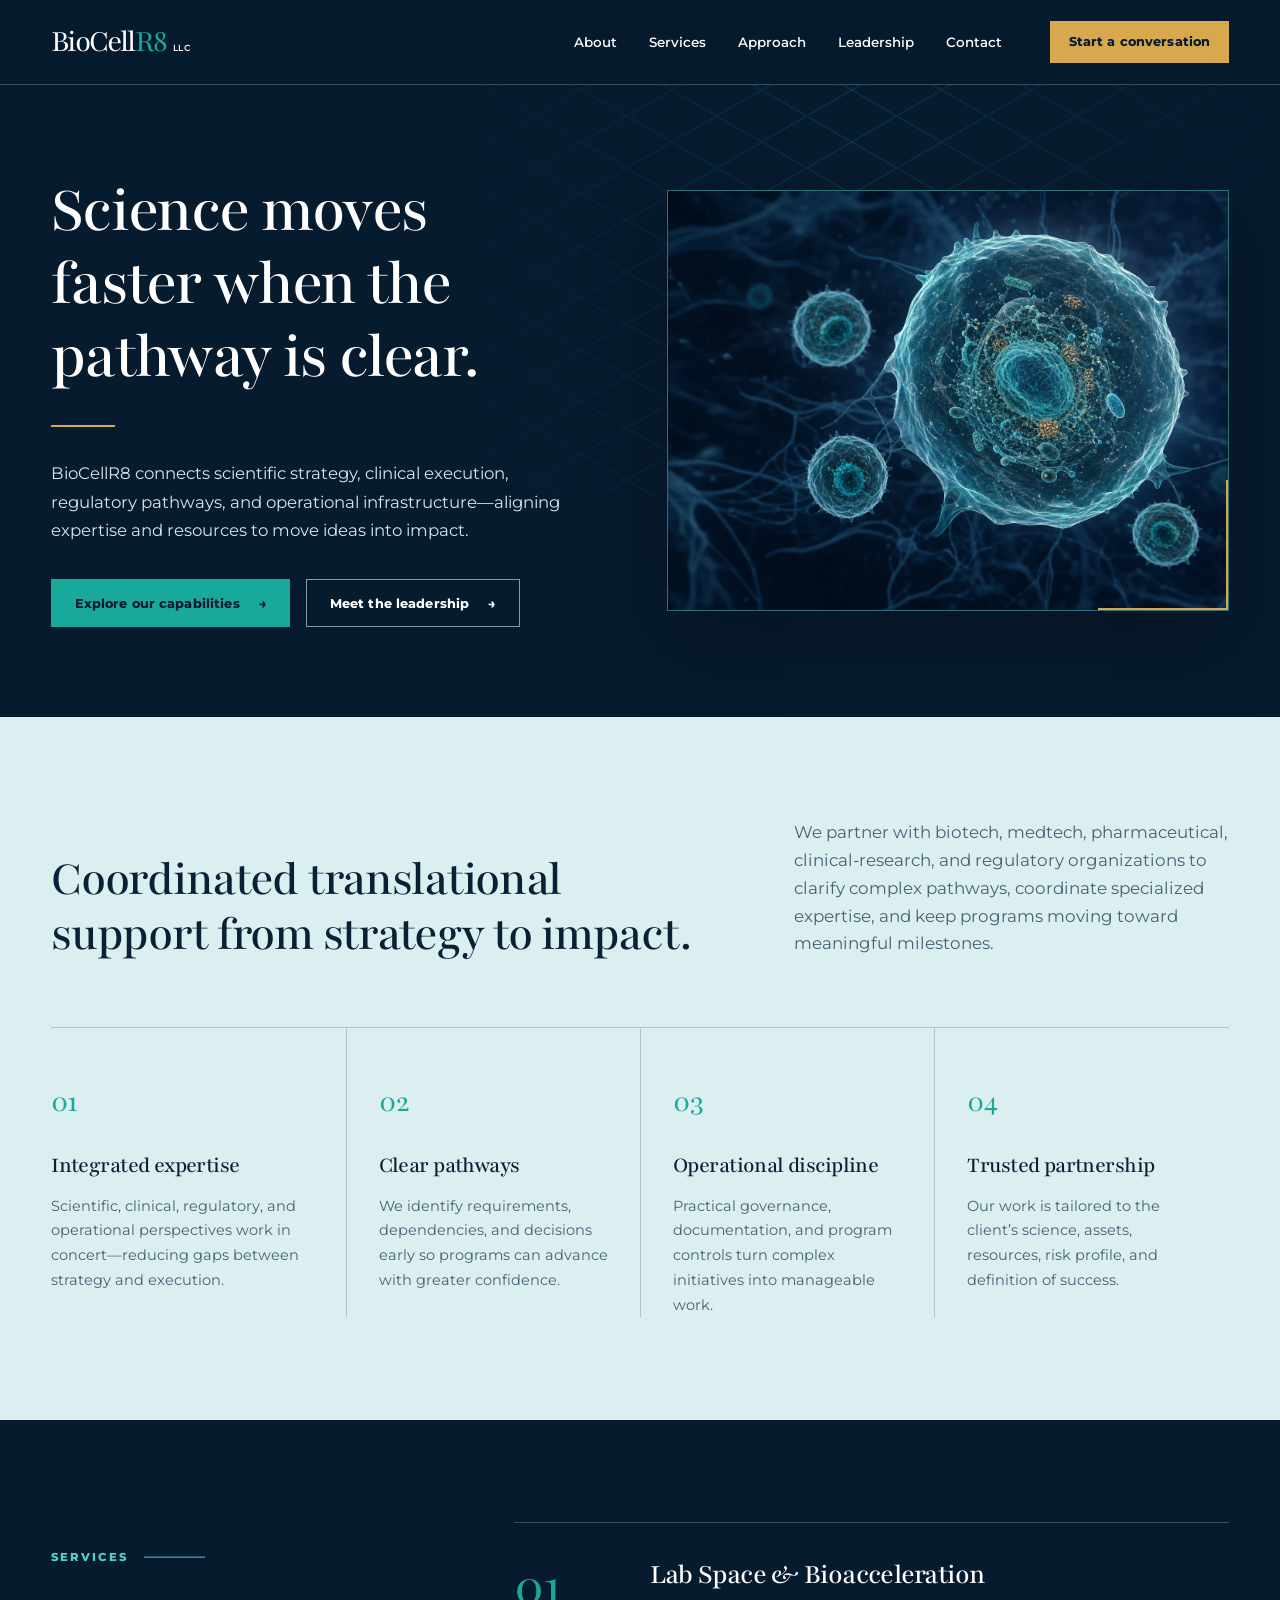
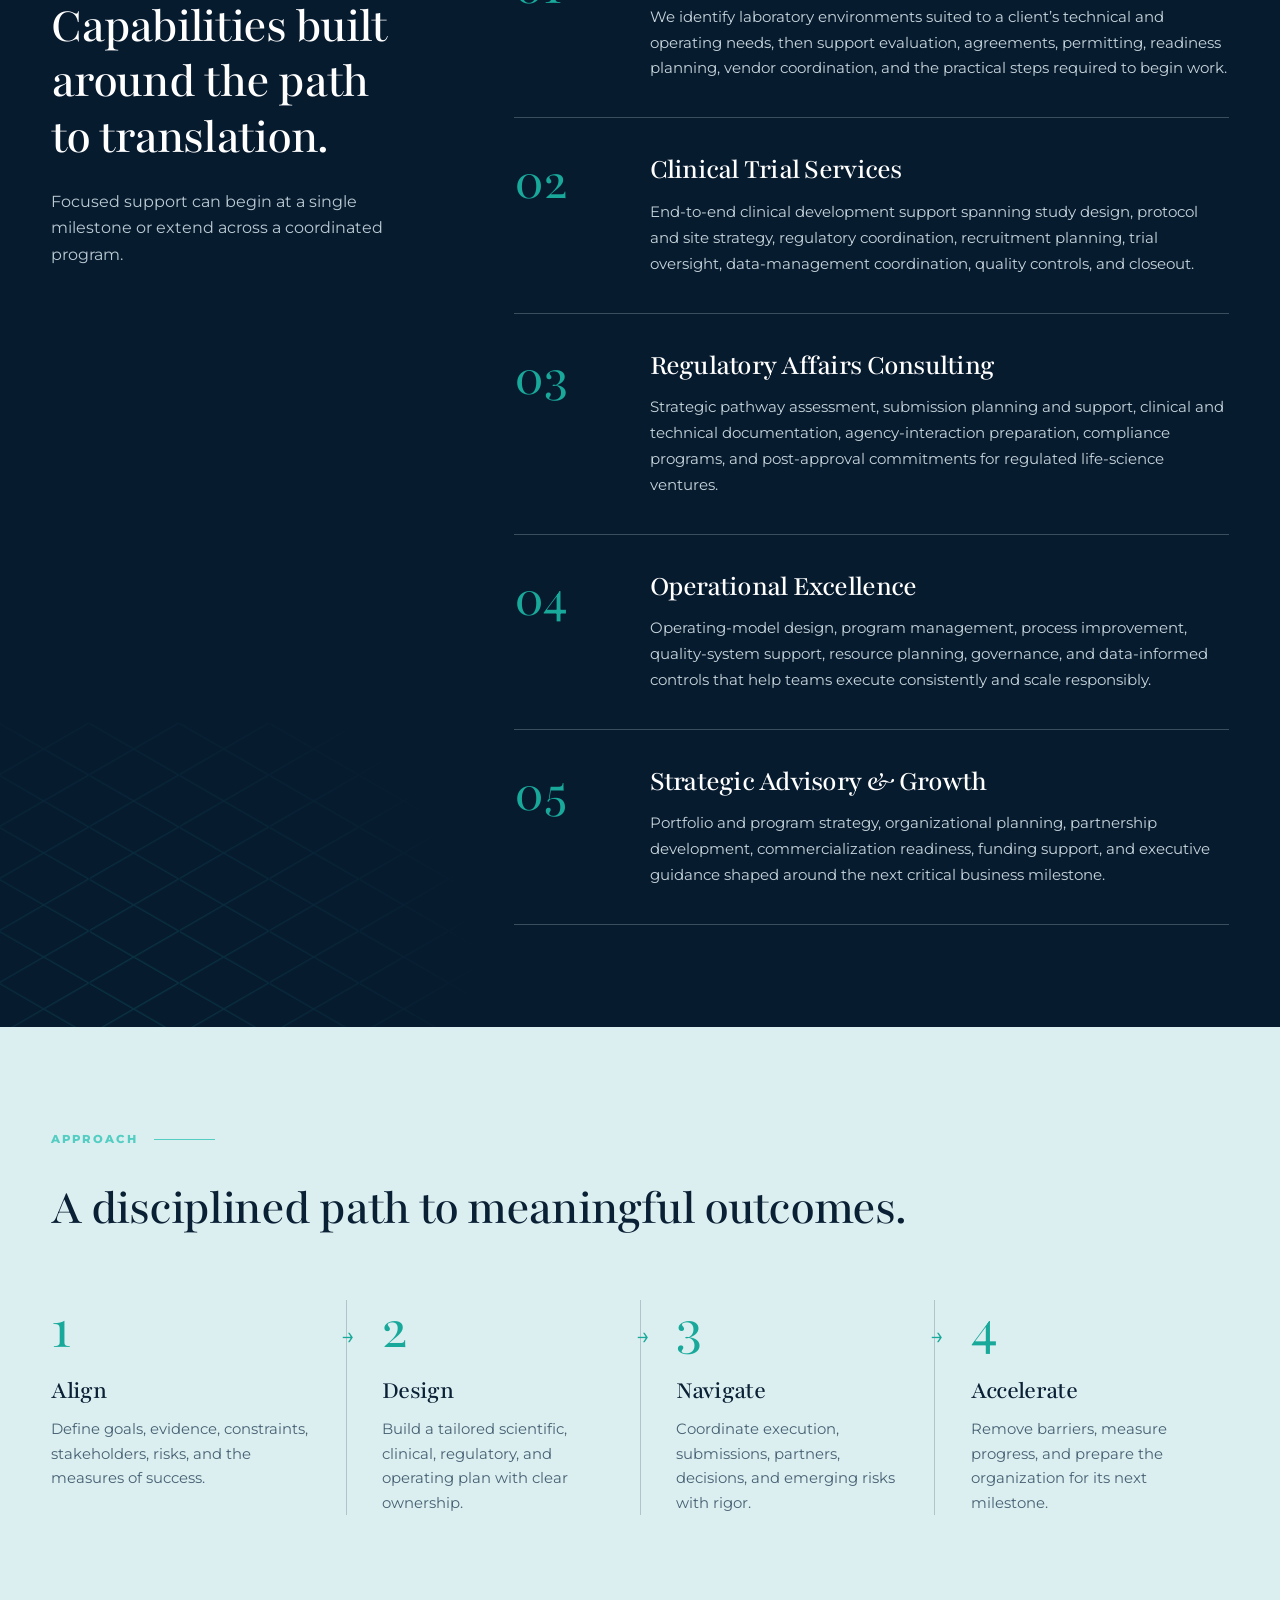
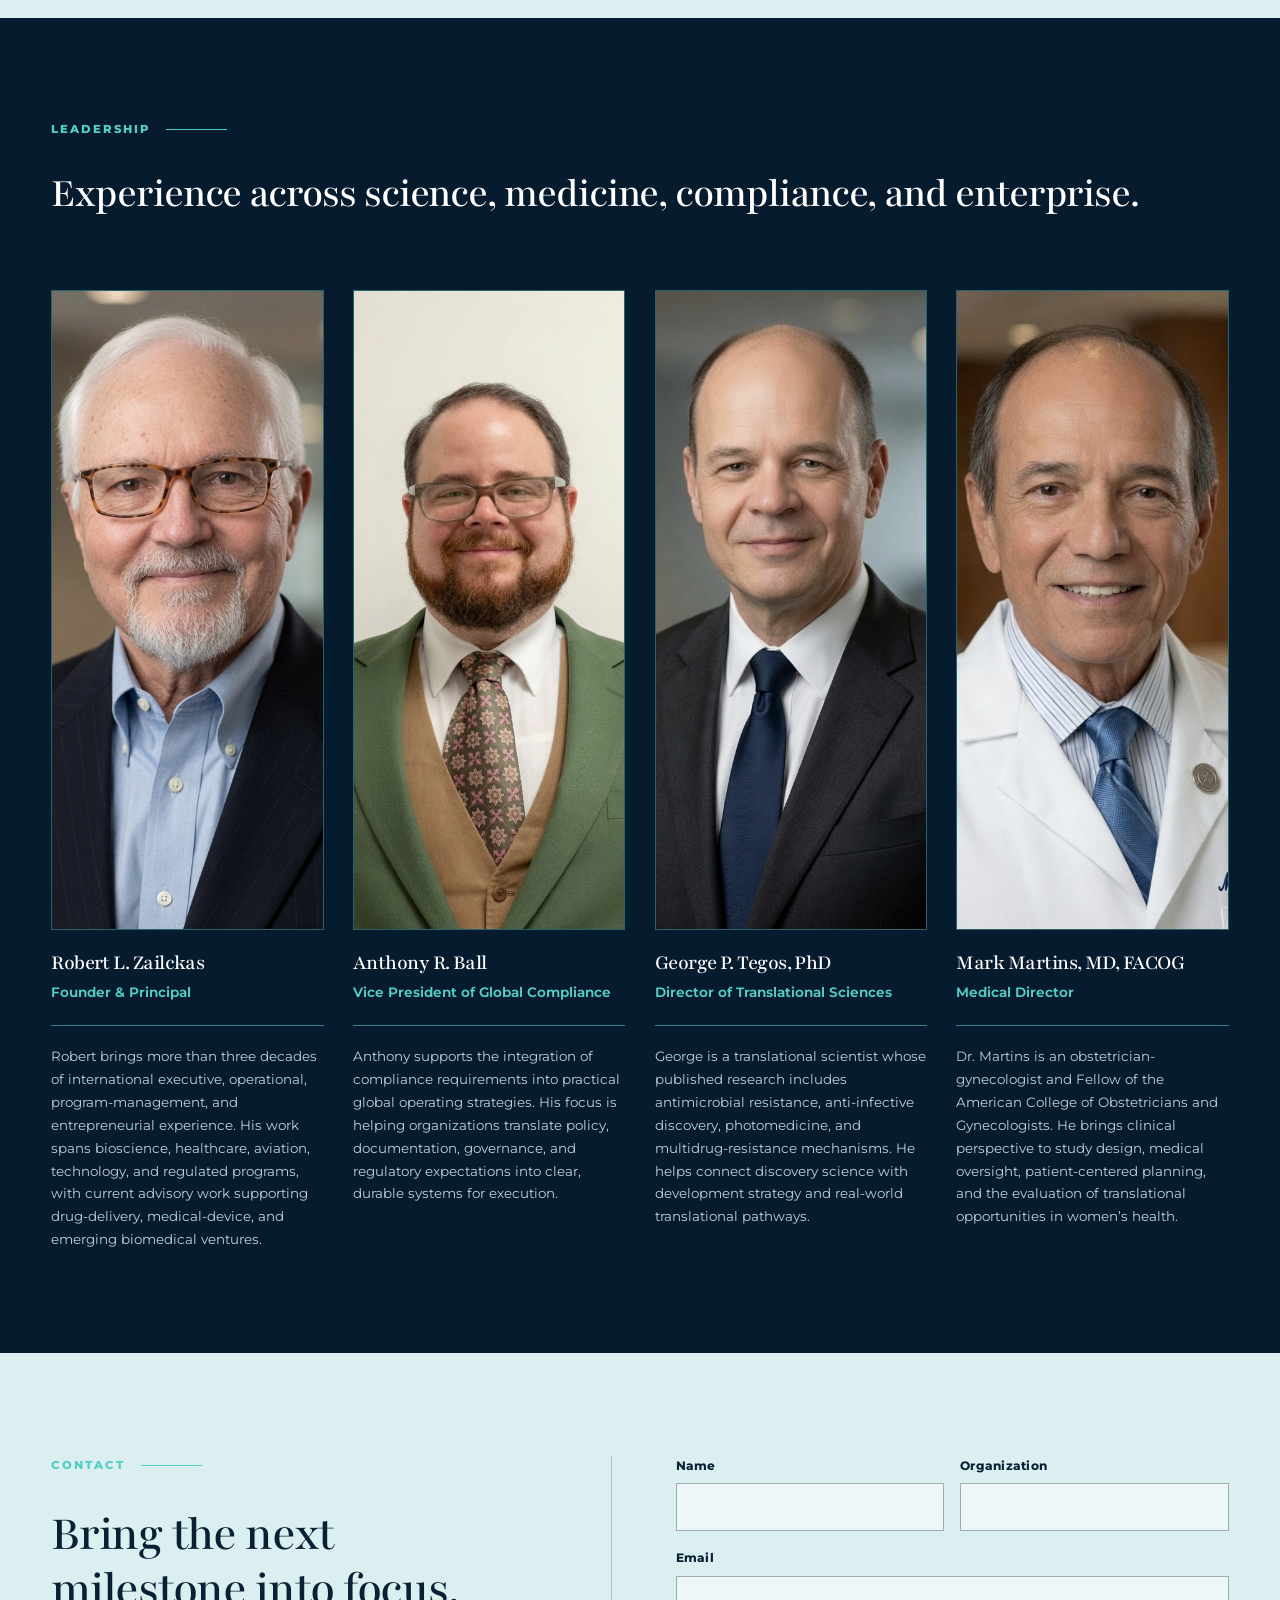
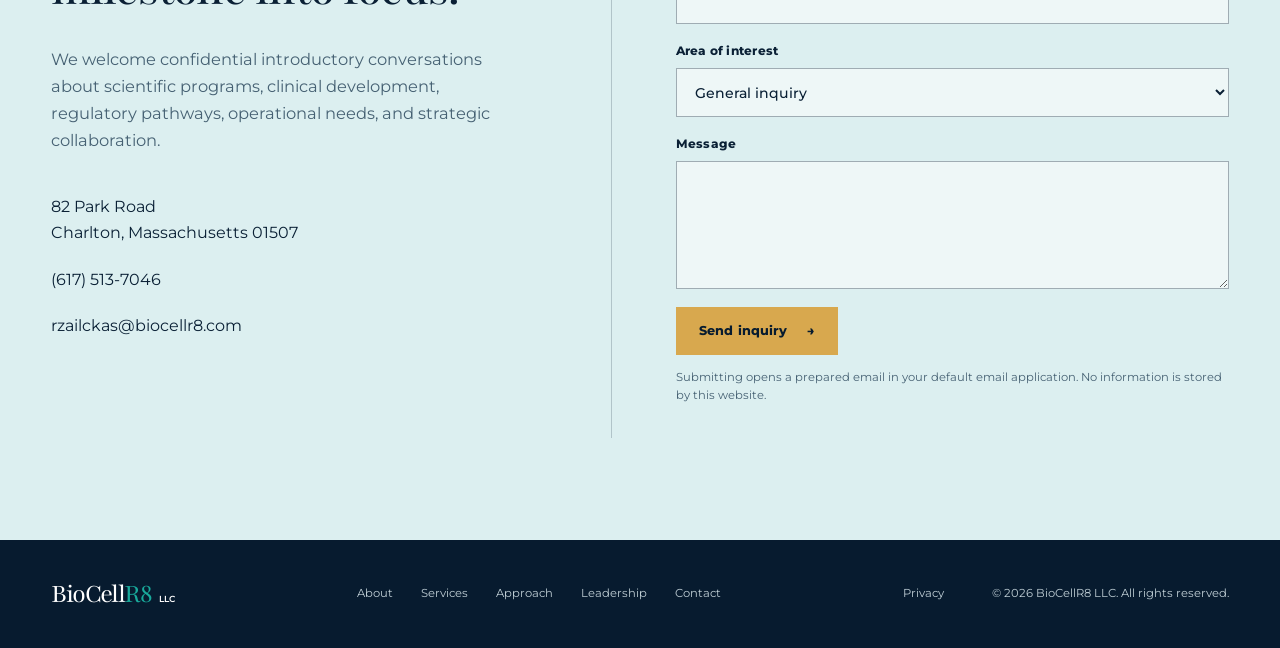
<file: index.html>
<!doctype html>
<html lang="en">
<head>
  <meta charset="utf-8">
  <meta name="viewport" content="width=device-width, initial-scale=1">
  <meta name="description" content="BioCellR8 aligns scientific strategy, clinical execution, regulatory pathways, and operational infrastructure for biotech, medtech, and pharmaceutical programs.">
  <meta name="author" content="BioCellR8 LLC">
  <meta name="theme-color" content="#071b2f">
  <meta name="robots" content="index, follow">
  <link rel="canonical" href="https://pixelpolicyuser.github.io/biocellr8/">
  <meta property="og:type" content="website">
  <meta property="og:title" content="BioCellR8 | Translational Sciences Accelerator">
  <meta property="og:description" content="Clearer pathways from scientific strategy through clinical, regulatory, and operational execution.">
  <meta property="og:url" content="https://pixelpolicyuser.github.io/biocellr8/">
  <meta property="og:image" content="https://pixelpolicyuser.github.io/biocellr8/assets/images/og-image.png">
  <meta name="twitter:card" content="summary_large_image">
  <meta name="twitter:title" content="BioCellR8 | Translational Sciences Accelerator">
  <meta name="twitter:description" content="Clearer pathways from scientific strategy through clinical, regulatory, and operational execution.">
  <meta name="twitter:image" content="https://pixelpolicyuser.github.io/biocellr8/assets/images/og-image.png">
  <link rel="icon" href="assets/images/favicon.svg" type="image/svg+xml">
  <link rel="stylesheet" href="css/style.css">
  <link rel="stylesheet" href="css/responsive-fixes.css">
  <script src="js/main.js" defer></script>
  <title>BioCellR8 | Translational Sciences Accelerator</title>
  <script type="application/ld+json">
  {
    "@context": "https://schema.org",
    "@type": "ProfessionalService",
    "name": "BioCellR8 LLC",
    "url": "https://pixelpolicyuser.github.io/biocellr8/",
    "description": "A translational sciences accelerator consultancy supporting scientific, clinical, regulatory, and operational programs.",
    "telephone": "+1-617-513-7046",
    "email": "rzailckas@biocellr8.com",
    "address": {
      "@type": "PostalAddress",
      "streetAddress": "82 Park Road",
      "addressLocality": "Charlton",
      "addressRegion": "MA",
      "postalCode": "01507",
      "addressCountry": "US"
    },
    "founder": {"@type": "Person", "name": "Robert L. Zailckas"}
  }
  </script>
</head>
<body>
  <a class="skip-link" href="#main">Skip to main content</a>
  <header class="site-header" data-header>
    <div class="nav-shell">
      <a class="brand" href="#top" aria-label="BioCellR8 home">
        <span class="brand-bio">BioCell</span><span class="brand-r8">R8</span><span class="brand-llc">LLC</span>
      </a>
      <button class="menu-toggle" type="button" aria-expanded="false" aria-controls="site-nav" data-menu-toggle>
        <span class="sr-only">Open navigation</span><span></span><span></span>
      </button>
      <nav id="site-nav" class="site-nav" aria-label="Primary navigation" data-nav>
        <a href="#about">About</a><a href="#services">Services</a><a href="#approach">Approach</a><a href="#leadership">Leadership</a><a href="#contact">Contact</a>
      </nav>
      <a class="button button-gold nav-cta" href="#contact">Start a conversation</a>
    </div>
  </header>

  <main id="main">
    <section class="hero section-dark" id="top" aria-labelledby="hero-title">
      <div class="network network-one" aria-hidden="true"></div>
      <div class="hero-grid">
        <div class="hero-copy">
          <h1 id="hero-title">Science moves faster when the pathway is clear.</h1>
          <p>BioCellR8 connects scientific strategy, clinical execution, regulatory pathways, and operational infrastructure—aligning expertise and resources to move ideas into impact.</p>
          <div class="button-row">
            <a class="button button-teal" href="#services">Explore our capabilities <span aria-hidden="true">→</span></a>
            <a class="button button-outline" href="#leadership">Meet the leadership <span aria-hidden="true">→</span></a>
          </div>
        </div>
        <figure class="hero-media">
          <img src="assets/images/hero-cell.webp" alt="Scientific visualization of connected mammalian cells" width="1448" height="1086" fetchpriority="high">
        </figure>
      </div>
    </section>

    <section class="about section-mist" id="about" aria-labelledby="about-title">
      <div class="section-shell">
        <div class="about-intro reveal">
          <h2 id="about-title">Coordinated translational support from strategy to impact.</h2>
          <p>We partner with biotech, medtech, pharmaceutical, clinical-research, and regulatory organizations to clarify complex pathways, coordinate specialized expertise, and keep programs moving toward meaningful milestones.</p>
        </div>
        <div class="value-grid">
          <article class="value reveal"><span class="value-mark" aria-hidden="true">01</span><h3>Integrated expertise</h3><p>Scientific, clinical, regulatory, and operational perspectives work in concert—reducing gaps between strategy and execution.</p></article>
          <article class="value reveal"><span class="value-mark" aria-hidden="true">02</span><h3>Clear pathways</h3><p>We identify requirements, dependencies, and decisions early so programs can advance with greater confidence.</p></article>
          <article class="value reveal"><span class="value-mark" aria-hidden="true">03</span><h3>Operational discipline</h3><p>Practical governance, documentation, and program controls turn complex initiatives into manageable work.</p></article>
          <article class="value reveal"><span class="value-mark" aria-hidden="true">04</span><h3>Trusted partnership</h3><p>Our work is tailored to the client’s science, assets, resources, risk profile, and definition of success.</p></article>
        </div>
      </div>
    </section>

    <section class="services section-dark" id="services" aria-labelledby="services-title">
      <div class="network network-two" aria-hidden="true"></div>
      <div class="section-shell services-layout">
        <header class="section-heading sticky-heading reveal"><p class="section-label">Services</p><h2 id="services-title">Capabilities built around the path to translation.</h2><p>Focused support can begin at a single milestone or extend across a coordinated program.</p></header>
        <div class="service-list">
          <article class="service reveal"><span class="service-number">01</span><div><h3>Lab Space &amp; Bioacceleration</h3><p>We identify laboratory environments suited to a client’s technical and operating needs, then support evaluation, agreements, permitting, readiness planning, vendor coordination, and the practical steps required to begin work.</p></div></article>
          <article class="service reveal"><span class="service-number">02</span><div><h3>Clinical Trial Services</h3><p>End-to-end clinical development support spanning study design, protocol and site strategy, regulatory coordination, recruitment planning, trial oversight, data-management coordination, quality controls, and closeout.</p></div></article>
          <article class="service reveal"><span class="service-number">03</span><div><h3>Regulatory Affairs Consulting</h3><p>Strategic pathway assessment, submission planning and support, clinical and technical documentation, agency-interaction preparation, compliance programs, and post-approval commitments for regulated life-science ventures.</p></div></article>
          <article class="service reveal"><span class="service-number">04</span><div><h3>Operational Excellence</h3><p>Operating-model design, program management, process improvement, quality-system support, resource planning, governance, and data-informed controls that help teams execute consistently and scale responsibly.</p></div></article>
          <article class="service reveal"><span class="service-number">05</span><div><h3>Strategic Advisory &amp; Growth</h3><p>Portfolio and program strategy, organizational planning, partnership development, commercialization readiness, funding support, and executive guidance shaped around the next critical business milestone.</p></div></article>
        </div>
      </div>
    </section>

    <section class="approach section-mist" id="approach" aria-labelledby="approach-title">
      <div class="section-shell">
        <header class="section-heading reveal"><p class="section-label">Approach</p><h2 id="approach-title">A disciplined path to meaningful outcomes.</h2></header>
        <ol class="approach-list">
          <li class="reveal"><span>1</span><h3>Align</h3><p>Define goals, evidence, constraints, stakeholders, risks, and the measures of success.</p></li>
          <li class="reveal"><span>2</span><h3>Design</h3><p>Build a tailored scientific, clinical, regulatory, and operating plan with clear ownership.</p></li>
          <li class="reveal"><span>3</span><h3>Navigate</h3><p>Coordinate execution, submissions, partners, decisions, and emerging risks with rigor.</p></li>
          <li class="reveal"><span>4</span><h3>Accelerate</h3><p>Remove barriers, measure progress, and prepare the organization for its next milestone.</p></li>
        </ol>
      </div>
    </section>

    <section class="leadership section-dark" id="leadership" aria-labelledby="leadership-title">
      <div class="section-shell">
        <header class="section-heading leadership-heading reveal"><p class="section-label">Leadership</p><h2 id="leadership-title">Experience across science, medicine, compliance, and enterprise.</h2></header>
        <div class="team-grid">
          <article class="person reveal"><img src="assets/images/team/robert-zailckas.jpg" alt="Robert L. Zailckas" width="640" height="640" loading="lazy"><h3>Robert L. Zailckas</h3><p class="person-title">Founder &amp; Principal</p><p class="person-bio">Robert brings more than three decades of international executive, operational, program-management, and entrepreneurial experience. His work spans bioscience, healthcare, aviation, technology, and regulated programs, with current advisory work supporting drug-delivery, medical-device, and emerging biomedical ventures.</p></article>
          <article class="person reveal"><img src="assets/images/team/anthony-ball.jpg" alt="Anthony R. Ball" width="640" height="640" loading="lazy"><h3>Anthony R. Ball</h3><p class="person-title">Vice President of Global Compliance</p><p class="person-bio">Anthony supports the integration of compliance requirements into practical global operating strategies. His focus is helping organizations translate policy, documentation, governance, and regulatory expectations into clear, durable systems for execution.</p></article>
          <article class="person reveal"><img src="assets/images/team/george-tegos.jpg" alt="George P. Tegos, PhD" width="640" height="640" loading="lazy"><h3>George P. Tegos, PhD</h3><p class="person-title">Director of Translational Sciences</p><p class="person-bio">George is a translational scientist whose published research includes antimicrobial resistance, anti-infective discovery, photomedicine, and multidrug-resistance mechanisms. He helps connect discovery science with development strategy and real-world translational pathways.</p></article>
          <article class="person reveal"><img src="assets/images/team/mark-martins.jpg" alt="Mark Martins, MD, FACOG" width="640" height="640" loading="lazy"><h3>Mark Martins, MD, FACOG</h3><p class="person-title">Medical Director</p><p class="person-bio">Dr. Martins is an obstetrician-gynecologist and Fellow of the American College of Obstetricians and Gynecologists. He brings clinical perspective to study design, medical oversight, patient-centered planning, and the evaluation of translational opportunities in women’s health.</p></article>
        </div>
      </div>
    </section>

    <section class="contact section-mist" id="contact" aria-labelledby="contact-title">
      <div class="section-shell contact-grid">
        <div class="contact-copy reveal"><p class="section-label">Contact</p><h2 id="contact-title">Bring the next milestone into focus.</h2><p>We welcome confidential introductory conversations about scientific programs, clinical development, regulatory pathways, operational needs, and strategic collaboration.</p>
          <address>
            <a href="https://www.google.com/maps/search/?api=1&amp;query=82+Park+Road+Charlton+MA+01507">82 Park Road<br>Charlton, Massachusetts 01507</a>
            <a href="tel:+16175137046">(617) 513-7046</a>
            <a href="mailto:rzailckas@biocellr8.com">rzailckas@biocellr8.com</a>
          </address>
        </div>
        <form class="contact-form reveal" data-contact-form>
          <div class="field-pair"><label>Name <input name="name" autocomplete="name" required></label><label>Organization <input name="organization" autocomplete="organization"></label></div>
          <label>Email <input type="email" name="email" autocomplete="email" required></label>
          <label>Area of interest <select name="interest"><option>General inquiry</option><option>Lab space and bioacceleration</option><option>Clinical trial services</option><option>Regulatory affairs</option><option>Operational excellence</option><option>Strategic advisory and growth</option></select></label>
          <label>Message <textarea name="message" rows="5" required></textarea></label>
          <button class="button button-gold" type="submit">Send inquiry <span aria-hidden="true">→</span></button>
          <p class="form-note">Submitting opens a prepared email in your default email application. No information is stored by this website.</p>
          <p class="form-status" role="status" aria-live="polite" data-form-status></p>
        </form>
      </div>
    </section>
  </main>

  <footer class="site-footer section-dark">
    <div class="footer-grid"><a class="brand" href="#top"><span class="brand-bio">BioCell</span><span class="brand-r8">R8</span><span class="brand-llc">LLC</span></a><nav aria-label="Footer navigation"><a href="#about">About</a><a href="#services">Services</a><a href="#approach">Approach</a><a href="#leadership">Leadership</a><a href="#contact">Contact</a></nav><a href="privacy.html">Privacy</a><p>© 2026 BioCellR8 LLC. All rights reserved.</p></div>
  </footer>
</body>
</html>
</file>
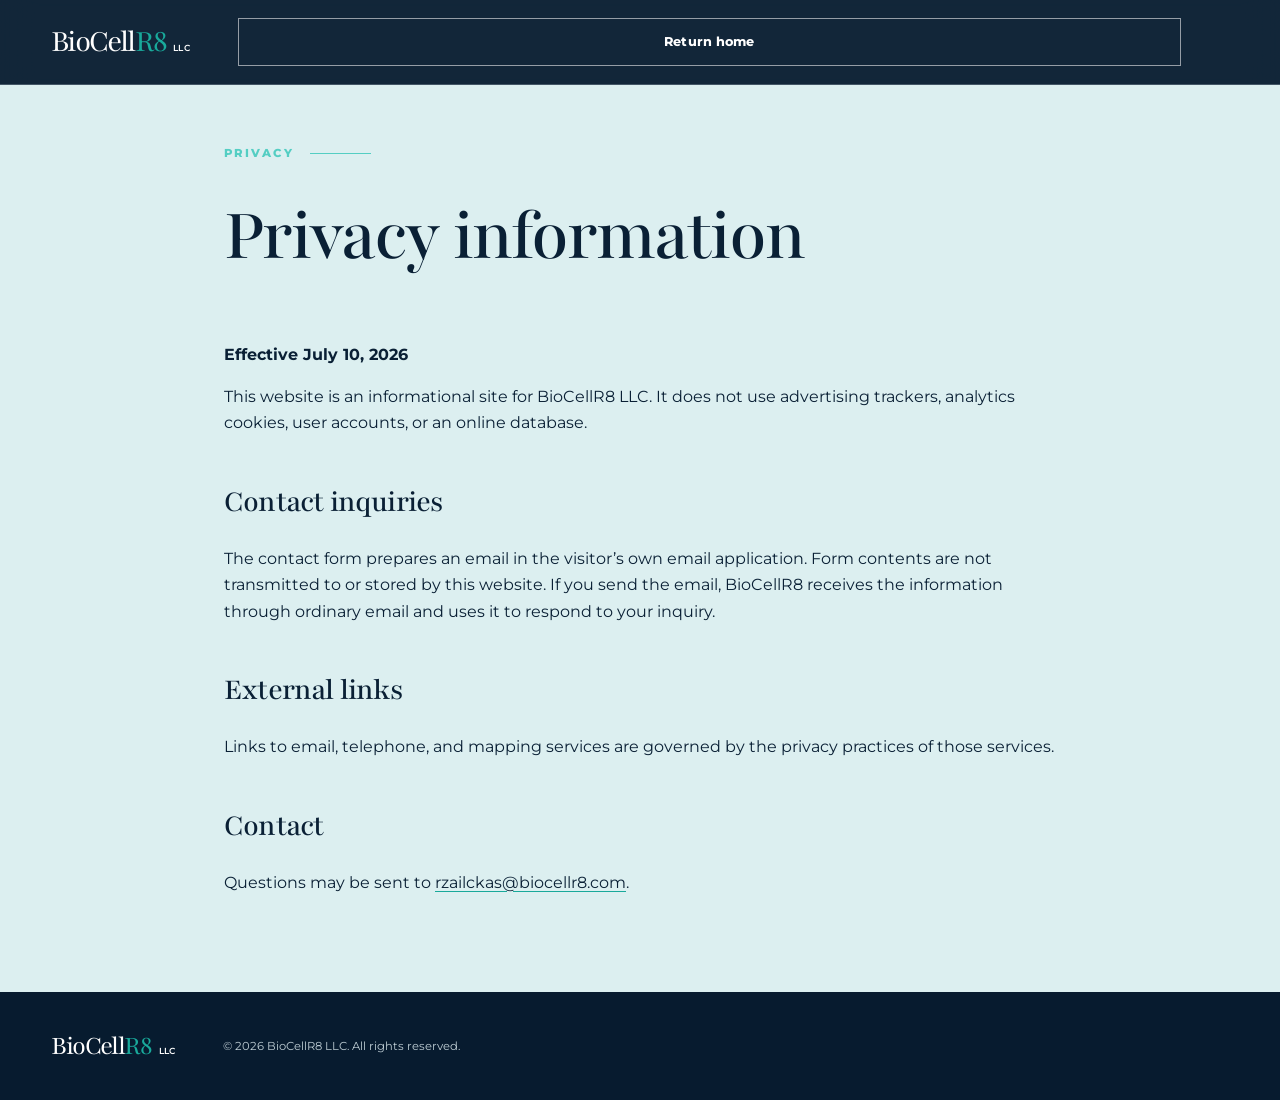
<file: privacy.html>
<!doctype html>
<html lang="en">
<head>
  <meta charset="utf-8"><meta name="viewport" content="width=device-width, initial-scale=1"><meta name="robots" content="index, follow">
  <meta name="description" content="Privacy information for the BioCellR8 website."><link rel="icon" href="assets/images/favicon.svg" type="image/svg+xml"><link rel="stylesheet" href="css/style.css"><link rel="stylesheet" href="css/responsive-fixes.css"><title>Privacy | BioCellR8</title>
</head>
<body>
  <header class="site-header"><div class="nav-shell"><a class="brand" href="index.html" aria-label="BioCellR8 home"><span class="brand-bio">BioCell</span><span class="brand-r8">R8</span><span class="brand-llc">LLC</span></a><a class="button button-outline" href="index.html">Return home</a></div></header>
  <main class="legal-page section-mist"><article><p class="section-label">Privacy</p><h1>Privacy information</h1><p><strong>Effective July 10, 2026</strong></p><p>This website is an informational site for BioCellR8 LLC. It does not use advertising trackers, analytics cookies, user accounts, or an online database.</p><h2>Contact inquiries</h2><p>The contact form prepares an email in the visitor’s own email application. Form contents are not transmitted to or stored by this website. If you send the email, BioCellR8 receives the information through ordinary email and uses it to respond to your inquiry.</p><h2>External links</h2><p>Links to email, telephone, and mapping services are governed by the privacy practices of those services.</p><h2>Contact</h2><p>Questions may be sent to <a href="mailto:rzailckas@biocellr8.com">rzailckas@biocellr8.com</a>.</p></article></main>
  <footer class="site-footer section-dark"><div class="footer-grid"><a class="brand" href="index.html"><span class="brand-bio">BioCell</span><span class="brand-r8">R8</span><span class="brand-llc">LLC</span></a><p>© 2026 BioCellR8 LLC. All rights reserved.</p></div></footer>
</body></html>
</file>
<file: css/style.css>
@font-face{font-family:Montserrat;src:url('../assets/fonts/montserrat-variable.ttf') format('truetype');font-weight:100 900;font-display:swap}
@font-face{font-family:Playfair;src:url('../assets/fonts/playfair-variable.ttf') format('truetype');font-weight:400 900;font-display:swap}
:root{--navy:#071b2f;--navy-2:#0e2c42;--navy-3:#123a52;--teal:#19a99b;--teal-light:#54cec3;--mist:#dceff0;--mist-2:#eef8f8;--white:#fff;--gold:#d8a84e;--ink:#0a2035;--muted:#466173;--line-dark:rgba(220,239,240,.24);--line-light:rgba(7,27,47,.2);--shell:1440px;--gutter:clamp(1.25rem,4vw,4.5rem);--serif:Playfair,Georgia,serif;--sans:Montserrat,Arial,sans-serif;--ease:cubic-bezier(.22,1,.36,1)}
*{box-sizing:border-box}
html{scroll-behavior:smooth;scroll-padding-top:5.25rem}
body{margin:0;background:var(--navy);color:var(--ink);font-family:var(--sans);font-size:16px;line-height:1.65;-webkit-font-smoothing:antialiased}
img{display:block;max-width:100%}
a{color:inherit;text-decoration:none}
button,input,select,textarea{font:inherit}
button{cursor:pointer}
h1,h2,h3,p,figure{margin-top:0}
h1,h2,h3{font-family:var(--serif);font-weight:500;line-height:1.08;letter-spacing:-.025em}
h1{font-size:clamp(3.15rem,5.3vw,6.2rem)}
h2{font-size:clamp(2.35rem,4vw,4.6rem)}
h3{font-size:clamp(1.35rem,2vw,2.1rem)}
.sr-only{position:absolute;width:1px;height:1px;padding:0;margin:-1px;overflow:hidden;clip:rect(0,0,0,0);white-space:nowrap;border:0}
.skip-link{position:fixed;left:1rem;top:-5rem;z-index:9999;background:var(--gold);color:var(--navy);padding:.75rem 1rem;font-weight:750;transition:top .2s}
.skip-link:focus{top:1rem}
:focus-visible{outline:3px solid var(--gold);outline-offset:4px}
.section-dark{position:relative;background:var(--navy);color:var(--white);overflow:hidden}
.section-mist{background:var(--mist);color:var(--ink)}
.section-shell{width:min(var(--shell),100%);margin-inline:auto;padding:clamp(5rem,8vw,8.5rem) var(--gutter)}
.site-header{position:fixed;inset:0 0 auto;z-index:100;background:rgba(7,27,47,.95);color:var(--white);border-bottom:1px solid var(--line-dark);backdrop-filter:blur(16px);transition:box-shadow .3s}
.site-header.scrolled{box-shadow:0 18px 50px rgba(0,0,0,.18)}
.nav-shell{height:5.25rem;width:min(var(--shell),100%);margin:auto;padding:0 var(--gutter);display:grid;grid-template-columns:auto 1fr auto;align-items:center;gap:3rem}
.brand{white-space:nowrap;font-family:var(--serif);font-size:2.05rem;line-height:1;letter-spacing:-.055em}
.brand-r8{color:var(--teal)}
.brand-llc{font-family:var(--sans);font-size:.55rem;font-weight:600;letter-spacing:.03em;margin-left:.45rem}
.site-nav{justify-self:end;display:flex;align-items:center;gap:clamp(1.25rem,2.5vw,2.75rem);font-size:.84rem;font-weight:550}
.site-nav a,.site-footer a{transition:color .2s}
.site-nav a:hover,.site-footer a:hover{color:var(--teal-light)}
.menu-toggle{display:none;color:white;background:transparent;border:0;width:2.75rem;height:2.75rem;padding:.7rem}
.menu-toggle span:not(.sr-only){display:block;height:1px;background:currentColor;margin:.4rem 0;transition:transform .25s}
.button{min-height:3rem;display:inline-flex;align-items:center;justify-content:center;gap:1.2rem;padding:.85rem 1.4rem;border:1px solid transparent;font-size:.8rem;font-weight:750;letter-spacing:.01em;line-height:1.2;transition:background .25s,color .25s,border-color .25s,transform .25s}
.button:hover{transform:translateY(-2px)}
.button-teal{background:var(--teal);color:var(--navy)}
.button-teal:hover{background:var(--teal-light)}
.button-gold{background:var(--gold);color:var(--navy)}
.button-gold:hover{background:#edbd5f}
.button-outline{border-color:rgba(255,255,255,.55);color:var(--white)}
.button-outline:hover{border-color:var(--teal-light);color:var(--teal-light)}
.nav-cta{min-height:2.6rem;padding:.7rem 1.1rem}
.hero{padding-top:5.25rem;min-height:min(58rem,100svh);display:flex;align-items:stretch}
.hero-grid{position:relative;z-index:2;width:min(var(--shell),100%);margin:auto;padding:clamp(4rem,7vw,7rem) var(--gutter);display:grid;grid-template-columns:minmax(0,.98fr) minmax(28rem,1.02fr);gap:clamp(3rem,6vw,6.5rem);align-items:center}
.hero-copy{max-width:47rem}
.hero-copy h1{margin-bottom:2rem;text-wrap:balance}
.hero-copy h1::after{content:"";display:block;width:4rem;height:2px;margin-top:2rem;background:var(--gold)}
.hero-copy p{max-width:43rem;margin-bottom:2.2rem;color:#d8e6ec;font-size:clamp(1rem,1.3vw,1.2rem);line-height:1.7}
.button-row{display:flex;flex-wrap:wrap;gap:1rem}
.hero-media{position:relative;margin:0;aspect-ratio:4/3;border:1px solid rgba(84,206,195,.48);overflow:hidden;box-shadow:0 30px 80px rgba(0,0,0,.25)}
.hero-media::after{content:"";position:absolute;right:-1px;bottom:-1px;width:8rem;height:8rem;border-right:3px solid var(--gold);border-bottom:3px solid var(--gold);pointer-events:none}
.hero-media img{width:100%;height:100%;object-fit:cover}
.network{position:absolute;opacity:.18;pointer-events:none;background-image:linear-gradient(30deg,transparent 48%,var(--teal) 49%,transparent 51%),linear-gradient(150deg,transparent 48%,var(--teal) 49%,transparent 51%);background-size:90px 52px}
.network-one{inset:4rem 0 auto 35%;height:27rem;mask-image:linear-gradient(90deg,transparent,#000,transparent)}
.network-two{inset:auto -5% -3rem 0;height:22rem;width:44%;mask-image:radial-gradient(circle at 25% 75%,#000,transparent 70%)}
.about-intro{display:grid;grid-template-columns:1.2fr .8fr;gap:clamp(2.5rem,7vw,8rem);align-items:end;padding-bottom:4rem;border-bottom:1px solid var(--line-light)}
.about-intro h2{max-width:50rem;margin-bottom:0}
.about-intro p{margin-bottom:.3rem;color:var(--muted);font-size:1.05rem}
.value-grid{display:grid;grid-template-columns:repeat(4,1fr)}
.value{position:relative;padding:3rem 2rem 0 0}
.value+.value{padding-left:2rem;border-left:1px solid var(--line-light)}
.value-mark{display:block;color:var(--teal);font-family:var(--serif);font-size:2rem;margin-bottom:1.5rem}
.value h3{font-size:1.45rem;margin-bottom:1rem}
.value p{color:var(--muted);font-size:.91rem;line-height:1.7;margin-bottom:0}
.services-layout{display:grid;grid-template-columns:minmax(18rem,.78fr) minmax(0,1.55fr);gap:clamp(4rem,8vw,9rem);align-items:start}
.section-label{display:flex;align-items:center;gap:1rem;margin-bottom:2rem;color:var(--teal-light);font-size:.72rem;font-weight:800;letter-spacing:.17em;text-transform:uppercase}
.section-label::after{content:"";width:3.8rem;height:1px;background:currentColor}
.section-heading h2{margin-bottom:1.5rem;text-wrap:balance}
.section-heading>p:last-child{color:#bacbd4;max-width:28rem}
.sticky-heading{position:sticky;top:8rem}
.service{display:grid;grid-template-columns:6.5rem 1fr;gap:2rem;padding:2.25rem 0;border-top:1px solid var(--line-dark)}
.service:last-child{border-bottom:1px solid var(--line-dark)}
.service-number{font-family:var(--serif);font-size:3.5rem;line-height:1;color:var(--teal)}
.service h3{margin-bottom:.8rem;font-size:clamp(1.5rem,2.3vw,2.35rem)}
.service p{margin:0;color:#c6d4db;font-size:.94rem;line-height:1.72}
.approach .section-heading{max-width:54rem;margin-bottom:4rem}
.approach-list{list-style:none;padding:0;margin:0;display:grid;grid-template-columns:repeat(4,1fr)}
.approach-list li{position:relative;padding:0 2.2rem 0 0}
.approach-list li+li{padding-left:2.2rem;border-left:1px solid var(--line-light)}
.approach-list span{font-family:var(--serif);font-size:3.8rem;line-height:1;color:var(--teal)}
.approach-list h3{margin:1rem 0 .8rem}
.approach-list p{color:var(--muted);font-size:.93rem;margin:0}
.approach-list li:not(:last-child)::after{content:"→";position:absolute;right:-.6rem;top:1rem;color:var(--teal);font-size:1.5rem;z-index:2}
.leadership-heading{max-width:76rem;margin-bottom:4.5rem}
.team-grid{display:grid;grid-template-columns:repeat(4,1fr);gap:clamp(1.4rem,2.3vw,2.75rem)}
.person img{width:100%;aspect-ratio:1/1.03;object-fit:cover;object-position:center 20%;border:1px solid rgba(84,206,195,.4);filter:saturate(.86) contrast(1.03);margin-bottom:1.4rem}
.person h3{font-size:clamp(1.2rem,1.7vw,1.75rem);margin-bottom:.35rem}
.person-title{color:var(--teal-light);font-size:.85rem;font-weight:650;min-height:2.8rem;padding-bottom:1.1rem;margin-bottom:1.2rem;border-bottom:1px solid rgba(84,206,195,.58)}
.person-bio{color:#c2d1d8;font-size:.84rem;line-height:1.7;margin-bottom:0}
.contact-grid{display:grid;grid-template-columns:.85fr 1.15fr;gap:clamp(4rem,8vw,9rem)}
.contact-copy h2{max-width:38rem;margin-bottom:1.8rem}
.contact-copy>p:not(.section-label){max-width:38rem;color:var(--muted);font-size:1.02rem}
address{display:grid;gap:1.2rem;margin-top:2.5rem;font-style:normal;color:var(--ink)}
address a{width:max-content;max-width:100%;border-bottom:1px solid transparent;transition:border-color .2s,color .2s}
address a:hover{color:#087e75;border-color:currentColor}
.contact-form{padding-left:clamp(2rem,5vw,5rem);border-left:1px solid var(--line-light)}
.contact-form label{display:block;margin-bottom:1.1rem;color:var(--ink);font-size:.76rem;font-weight:750;letter-spacing:.02em}
.contact-form input,.contact-form select,.contact-form textarea{display:block;width:100%;margin-top:.45rem;border:1px solid rgba(7,27,47,.34);border-radius:0;background:rgba(255,255,255,.52);color:var(--ink);padding:.82rem .9rem;font-size:.88rem;font-weight:500;line-height:1.4;transition:border-color .2s,background .2s,box-shadow .2s}
.contact-form textarea{resize:vertical;min-height:8rem}
.contact-form input:focus,.contact-form select:focus,.contact-form textarea:focus{outline:0;border-color:var(--teal);background:#fff;box-shadow:0 0 0 3px rgba(25,169,155,.14)}
.field-pair{display:grid;grid-template-columns:1fr 1fr;gap:1rem}
.form-note,.form-status{color:var(--muted);font-size:.72rem;line-height:1.5;margin:.9rem 0 0}
.form-status{font-weight:700;color:#087e75;min-height:1.2rem}
.site-footer{padding:2.5rem var(--gutter)}
.footer-grid{width:min(var(--shell),100%);margin:auto;display:grid;grid-template-columns:auto 1fr auto auto;align-items:center;gap:3rem;color:#bfced5;font-size:.72rem}
.footer-grid .brand{color:white;font-size:1.75rem}
.footer-grid nav{display:flex;justify-content:center;gap:1.75rem}
.footer-grid p{margin:0}
.reveal{opacity:0;transform:translateY(22px);transition:opacity .7s var(--ease),transform .7s var(--ease)}
.reveal.visible{opacity:1;transform:none}
@media(max-width:1120px){.nav-shell{gap:1.6rem}.site-nav{gap:1.25rem}.hero-grid{grid-template-columns:1fr 1fr}.value-grid{grid-template-columns:repeat(2,1fr)}.value:nth-child(3){border-left:0;padding-left:0}.value:nth-child(n+3){margin-top:2rem;padding-top:2.5rem;border-top:1px solid var(--line-light)}.team-grid{grid-template-columns:repeat(2,1fr);gap:3.5rem 2rem}.footer-grid{grid-template-columns:auto 1fr auto}.footer-grid p{grid-column:1/-1;text-align:center}}
@media(max-width:900px){.nav-shell{grid-template-columns:auto 1fr auto}.nav-cta{display:none}.menu-toggle{display:block;justify-self:end}.site-nav{position:fixed;inset:5.25rem 0 auto;background:var(--navy);padding:2rem var(--gutter);display:grid;gap:0;transform:translateY(-130%);transition:transform .35s var(--ease);border-bottom:1px solid var(--line-dark)}.site-nav.open{transform:none}.site-nav a{padding:1rem 0;border-top:1px solid var(--line-dark);font-size:1rem}.menu-toggle[aria-expanded=true] span:nth-of-type(2){transform:translateY(3px) rotate(45deg)}.menu-toggle[aria-expanded=true] span:nth-of-type(3){transform:translateY(-4px) rotate(-45deg)}.hero{min-height:auto}.hero-grid{grid-template-columns:1fr;padding-top:4.5rem}.hero-copy{max-width:55rem}.hero-media{max-width:48rem}.about-intro,.services-layout,.contact-grid{grid-template-columns:1fr}.sticky-heading{position:static}.service-list{margin-top:1rem}.approach-list{grid-template-columns:repeat(2,1fr);gap:3rem 0}.approach-list li:nth-child(3){padding-left:0;border-left:0}.approach-list li:nth-child(n+3){padding-top:2rem;border-top:1px solid var(--line-light)}.approach-list li:nth-child(2)::after{display:none}.contact-form{padding-left:0;border-left:0;padding-top:3rem;border-top:1px solid var(--line-light)}}
@media(max-width:620px){:root{--gutter:1.25rem}html{scroll-padding-top:4.75rem}.site-header .nav-shell{height:4.75rem}.site-nav{inset-block-start:4.75rem}.brand{font-size:1.75rem}.hero{padding-top:4.75rem}.hero-grid{padding-top:3.5rem;padding-bottom:4rem;gap:3rem}.hero-copy h1{font-size:clamp(2.75rem,13vw,4rem)}.button-row{display:grid}.button{width:100%}.hero-media{aspect-ratio:1/1}.about-intro{gap:2rem;padding-bottom:3rem}.value-grid,.approach-list,.team-grid{grid-template-columns:1fr}.value,.value+.value{padding:2rem 0;border-left:0;border-top:1px solid var(--line-light);margin:0}.value:first-child{border-top:0}.service{grid-template-columns:4rem 1fr;gap:1rem}.service-number{font-size:2.6rem}.approach-list{gap:0}.approach-list li,.approach-list li+li,.approach-list li:nth-child(3){padding:2rem 0;border-left:0;border-top:1px solid var(--line-light)}.approach-list li:first-child{border-top:0}.approach-list li::after{display:none}.team-grid{gap:3.5rem}.person-title{min-height:0}.field-pair{grid-template-columns:1fr}.footer-grid{grid-template-columns:1fr;text-align:center;gap:1.5rem}.footer-grid nav{flex-wrap:wrap;gap:1rem 1.4rem}.footer-grid .brand{justify-self:center}}
@media(prefers-reduced-motion:reduce){html{scroll-behavior:auto}*,*::before,*::after{animation-duration:.01ms!important;transition-duration:.01ms!important}.reveal{opacity:1;transform:none}}
@media print{.site-header,.button-row,.contact-form,.site-footer{display:none!important}.hero{padding-top:0}.section-dark{background:#fff!important;color:#000!important}.hero-grid,.services-layout,.contact-grid{display:block}.hero-media{max-width:45%;margin:1rem 0}.section-shell,.hero-grid{padding:2rem}.reveal{opacity:1;transform:none}.person-bio,.service p,.hero-copy p{color:#222!important}}
.legal-page{min-height:calc(100vh - 8rem);padding:9rem var(--gutter) 5rem}.legal-page article{width:min(52rem,100%);margin:auto}.legal-page h1{font-size:clamp(3rem,6vw,5rem)}.legal-page h2{font-size:2rem;margin-top:3rem}.legal-page a{text-decoration:underline;text-decoration-color:var(--teal);text-underline-offset:.2em}.error-page{min-height:100vh;display:grid;place-items:center;padding:2rem}.error-page main{width:min(46rem,100%);text-align:center}.error-page .brand{display:inline-block;margin-bottom:4rem}.error-page .error-code{font-family:var(--serif);font-size:clamp(5rem,15vw,10rem);line-height:.8;color:var(--teal);margin-bottom:1.5rem}.error-page h1{font-size:clamp(2.6rem,6vw,5rem);margin-bottom:1.5rem}.error-page main>p:not(.error-code){color:#c2d1d8;max-width:35rem;margin:0 auto 2.5rem}
</file>
<file: css/responsive-fixes.css>
@media (min-width: 901px) {
  .hero { min-height: clamp(44rem, 78svh, 53rem); }
  .leadership-heading { max-width: 100%; }
  .leadership-heading h2 { font-size: clamp(2.7rem, 3vw, 3.5rem); }
}

@media (max-width: 900px) {
  .site-nav {
    width: 100%;
    justify-self: stretch;
    box-shadow: 0 28px 50px rgba(0, 0, 0, .28);
  }
}
</file>
